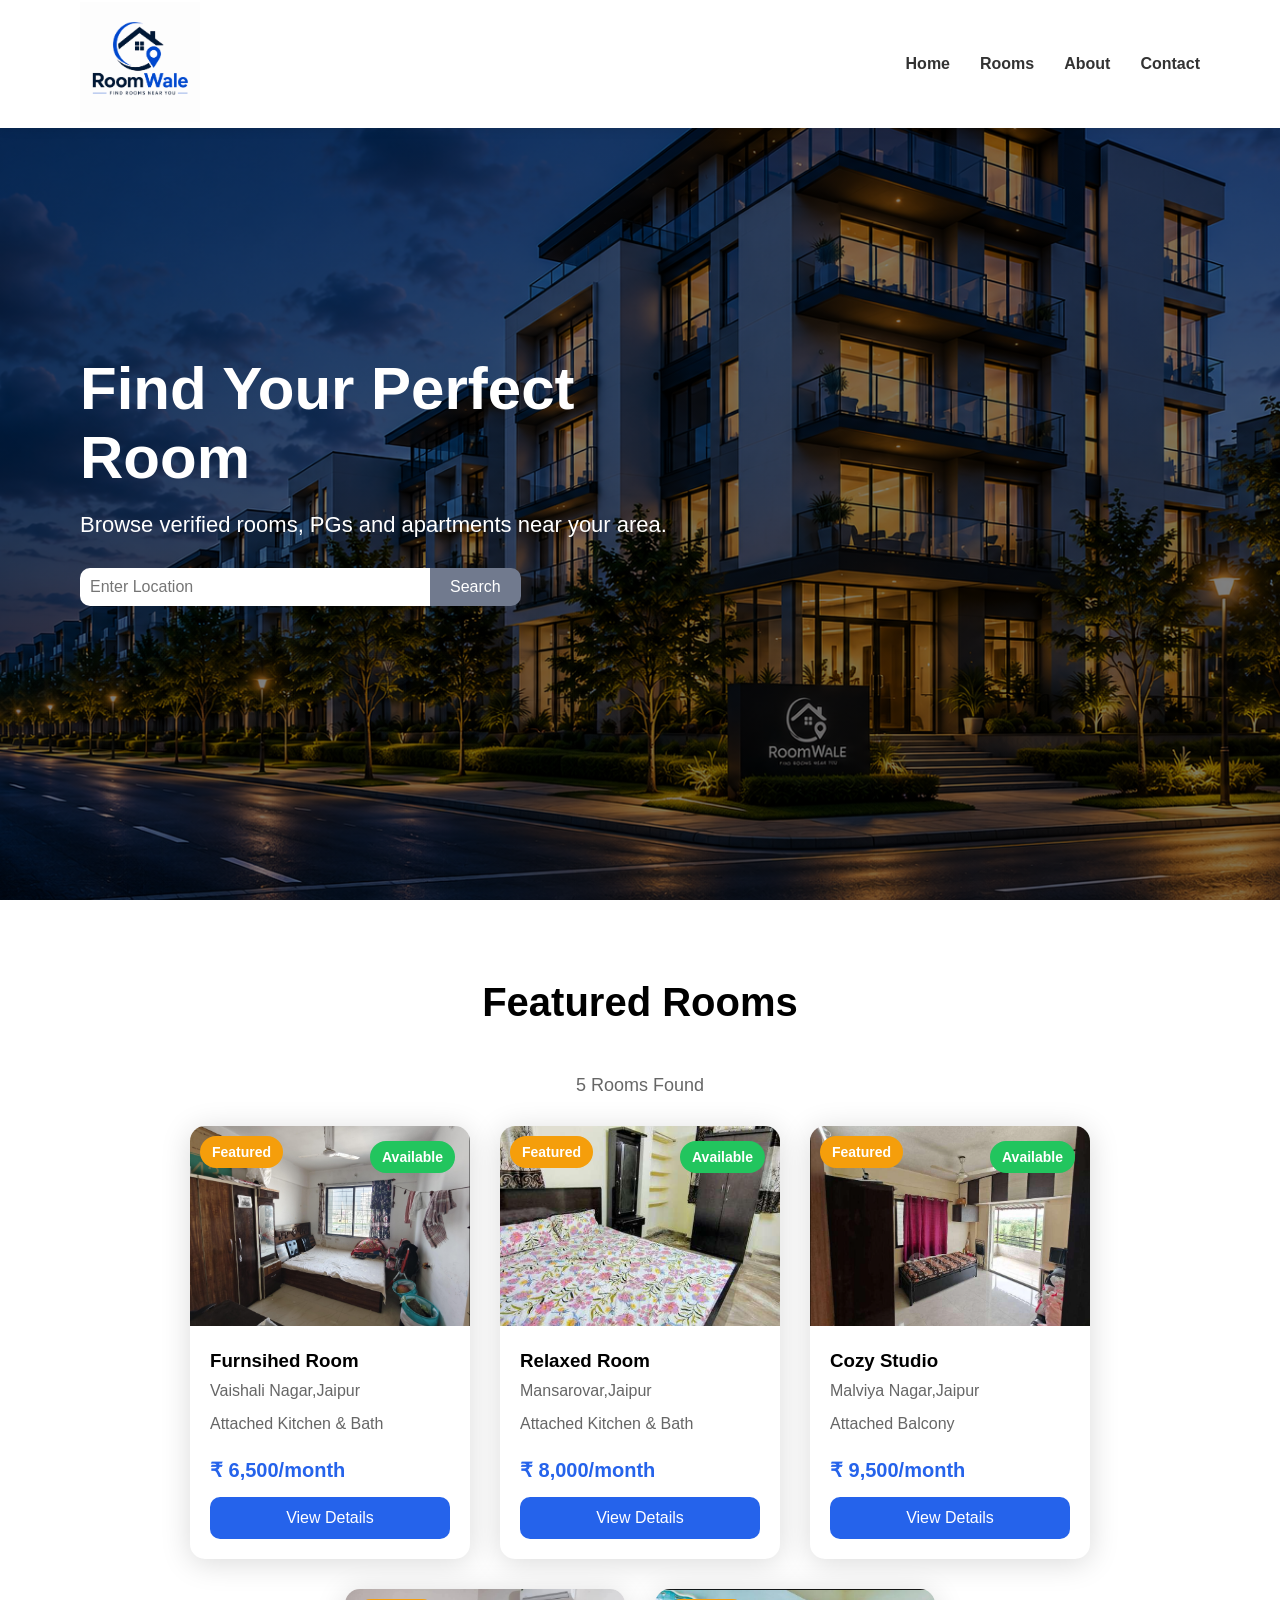
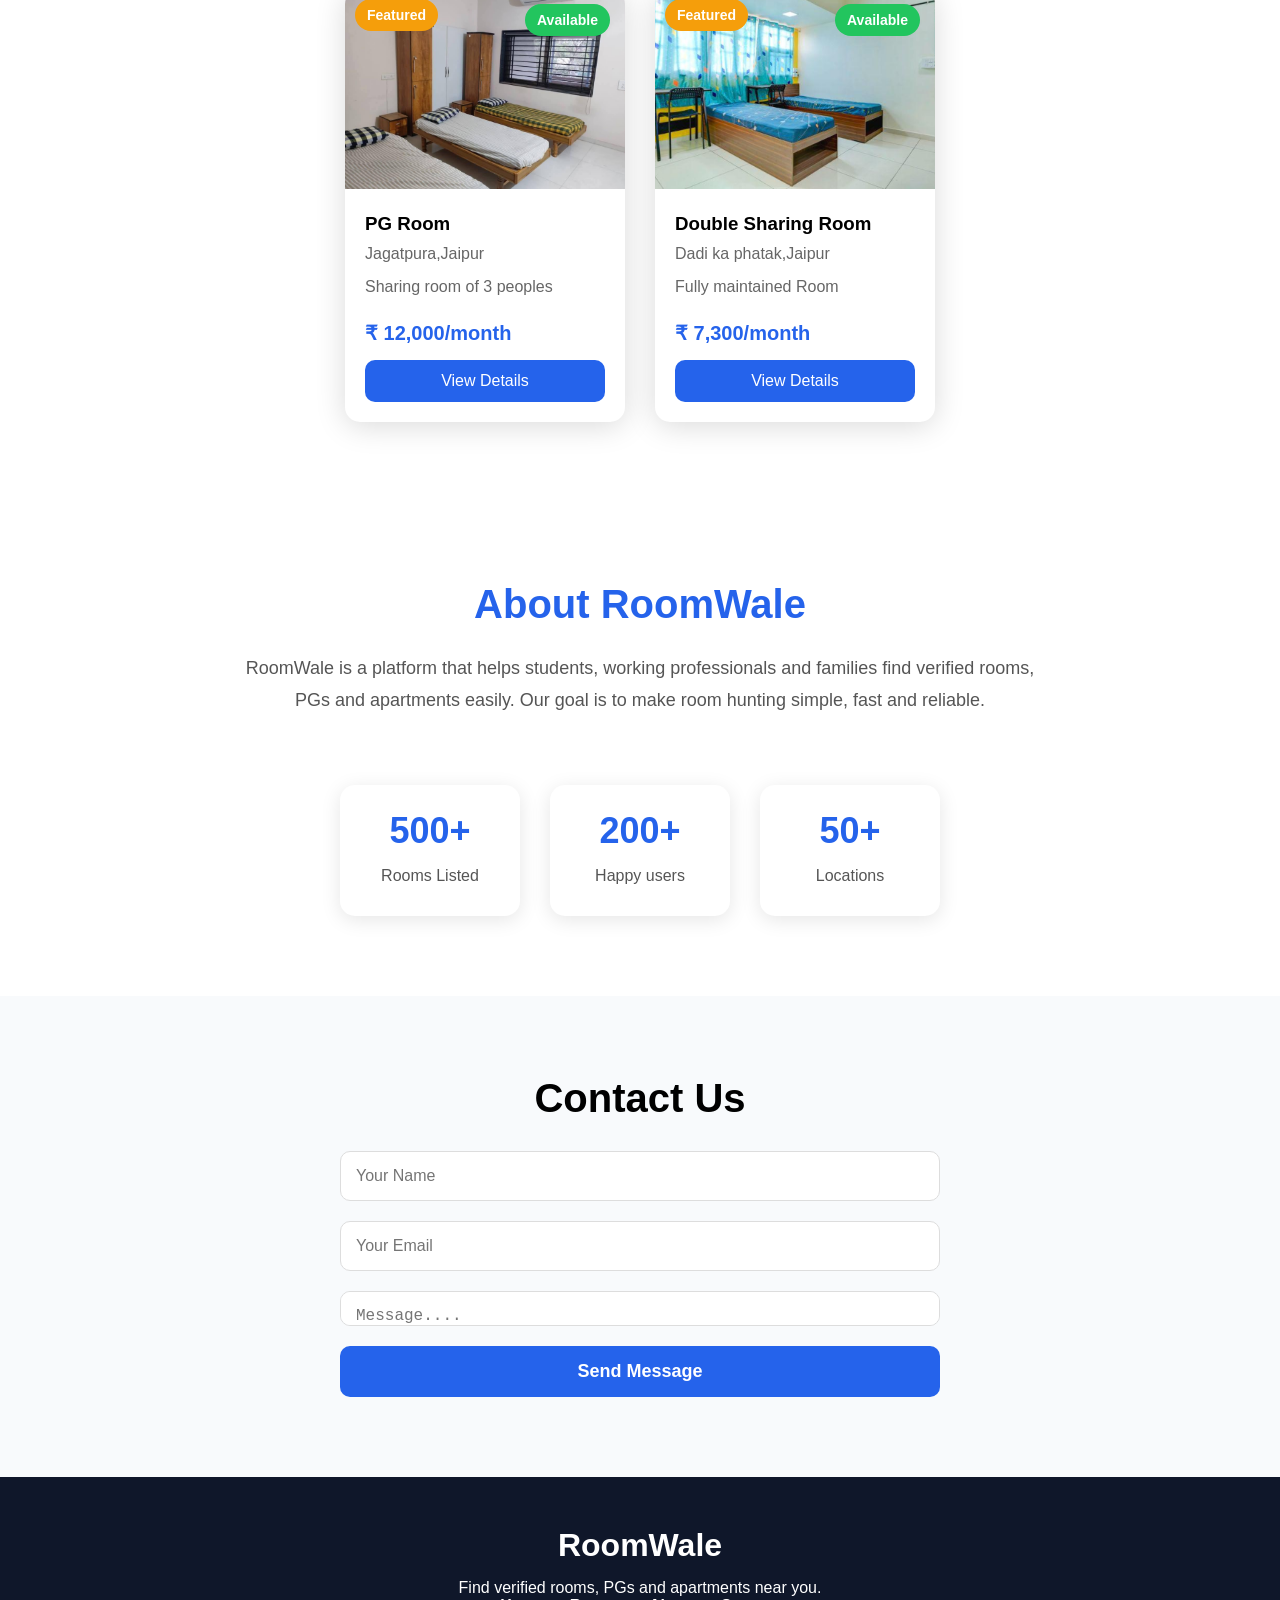
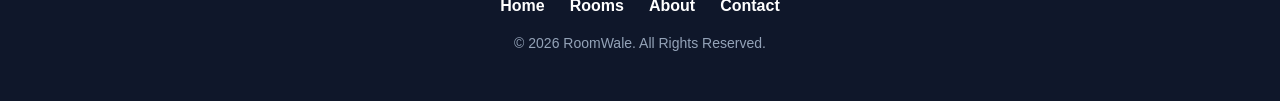
<file: index.html>
<!DOCTYPE html>
<html lang="en">
<head>
    <meta charset="UTF-8">
    <meta name="viewport" content="width=device-width, initial-scale=1.0">
    <title>RoomWale - Find Room  Near You</title>
    <link rel="stylesheet" href="style.css">
    <link rel="icon" href="Images/logo.png">
</head>
<body>
    <header>
        <nav>
            <div class = "logo">
                <img src ="Images/logo.png" alt= "RoomWale Logo">
            </div>
            <ul>
                <li> <a href="#home">Home</a> </li>
                <li> <a href="#rooms">Rooms</a> </li>
                <li> <a href="#about">About</a> </li>
                <li> <a href="#contact">Contact</a> </li>
            </ul>
        </nav>
    </header>

    <section id="home" class="hero"> 
            <div class="hero-content">

               <h1>Find Your Perfect Room</h1>

               <p>
                 Browse verified rooms, PGs and apartments near your area.
                </p>

                <div class = "search-box">
                    <input
                     type="text"
                     id="searchInput"
                     placeholder="Enter Location"
                     onkeyup="searchRooms()" />
                    <button onclick="searchRooms()" >Search</button>
                </div>

            </div>
    </section>

    <section id="rooms" class ="featured-rooms">
        <h2>Featured Rooms</h2>
        <p id="roomCount">5 Rooms Found</p>
        <div class="room-container">
            <div class="room-card" data-location="Vaishali Nagar">
                <div class="status available">
                Available
                </div>
                <div class="featured-tag">
                Featured
                </div>
                    
                    <img src="Images/Room1..png" alt="Room 1">
                    <div class="room-info">
                        <h3>Furnsihed Room</h3>
                        <p>Vaishali Nagar,Jaipur</p>
                        <p class ="features">Attached Kitchen & Bath</p>
                        <span>₹ 6,500/month</span>
                        <a href="pages/details.html?id=1" class="details-btn">
                        View Details
                        </a>
                    </div>
                </div>

                <div class="room-card" data-location="Mansarovar">
                    <div class="status available">
                    Available
                    </div>
                    <div class="featured-tag">
                    Featured
                    </div>
                   
                    <img src="Images/Room2.png" alt="Room 2">
                    <div class="room-info">
                         <h3>Relaxed Room</h3>
                        <p>Mansarovar,Jaipur</p>
                        <p>Attached Kitchen & Bath</p>
                        <span>₹ 8,000/month</span>
                        <a href="pages/details.html?id=2" class="details-btn">
                        View Details
                        </a>
                    </div>
                </div>
                

                <div class="room-card" data-location="Malviya Nagar">
                    <div class="status available">
                    Available
                    </div>
                    <div class="featured-tag">
                    Featured
                    </div>
                   
                    <img src="Images/Room3.png" alt="Room 3">
                    <div class="room-info">
                        <h3>Cozy Studio</h3>
                        <p>Malviya Nagar,Jaipur</p>
                        <p class ="features">Attached Balcony </p>
                        <span>₹ 9,500/month</span>
                        <a href="pages/details.html?id=3" class="details-btn">
                        View Details
                        </a>
                    </div>
                </div>

                <div class="room-card" data-location="Jagatpura">
                    <div class="status available">
                    Available
                    </div>
                    <div class="featured-tag">
                    Featured
                    </div>
                   
                    <img src="Images/Room4.png" alt="Room 4">
                    <div class="room-info">
                         <h3>PG Room</h3>
                        <p>Jagatpura,Jaipur</p>
                        <p class ="features">Sharing room of 3 peoples</p>
                        <span>₹ 12,000/month</span>
                        <a href="pages/details.html?id=4" class="details-btn">
                        View Details
                        </a>
                    </div> 
                </div>

               
                 <div class="room-card" data-location="Dadi ka phatak">
                    <div class="status available">
                    Available
                    </div>
                    <div class="featured-tag">
                    Featured
                    </div>
                  

                    <img src="Images/Room5.png" alt="Room 5" >
                    <div class="room-info">
                        <h3>Double Sharing Room</h3>
                        <p>Dadi ka phatak,Jaipur</p>
                        <p class ="features">Fully maintained Room</p>
                        <span>₹ 7,300/month</span>
                        <a href="pages/details.html?id=5" class="details-btn">
                        View Details
                        </a>
                    </div>
               
            </div>
        </div>


    </section>

    <section class="about" id="about">

    <h2>About RoomWale</h2>

    <p>
        RoomWale is a platform that helps students,
        working professionals and families find
        verified rooms, PGs and apartments easily.

        Our goal is to make room hunting simple,
        fast and reliable.
    </p><br>

    <div class="about-stats">
        <div class="stat-box">
            <h3>500+</h3>
            <p>Rooms Listed</p>
        </div>
        <div class="stat-box">
            <h3>200+</h3>
            <p>Happy users</p>
        </div>
        <div class="stat-box">
            <h3>50+</h3>
            <p>Locations</p>
        </div>
    </div>

</section>

    <section id="contact" class="contact">
        <h2>Contact Us</h2>
        <form class="contact-form">
            <input type="text" id="name" placeholder="Your Name">
            <input type="email" id="email" placeholder="Your Email">
            <textarea id="message" placeholder="Message...."></textarea>
            <button type="submit" onclick="sendMessage()">Send Message</button>
        </form>
    </section>
        


    <script src="script.js"></script>

    <footer class="footer">
        <div class="footer-content">
            <h3>RoomWale</h3>
            <p>Find verified rooms, PGs and apartments near you. </p>
        
            <div class="footer-links">
                <a href="#">Home</a>
                <a href="#">Rooms</a>
                <a href="#">About</a>
                <a href="#">Contact</a>
            </div>
            <p class="copyright"> © 2026 RoomWale. All Rights Reserved.</p>
        </div>
        </footer>

</body>
</html>
</file>
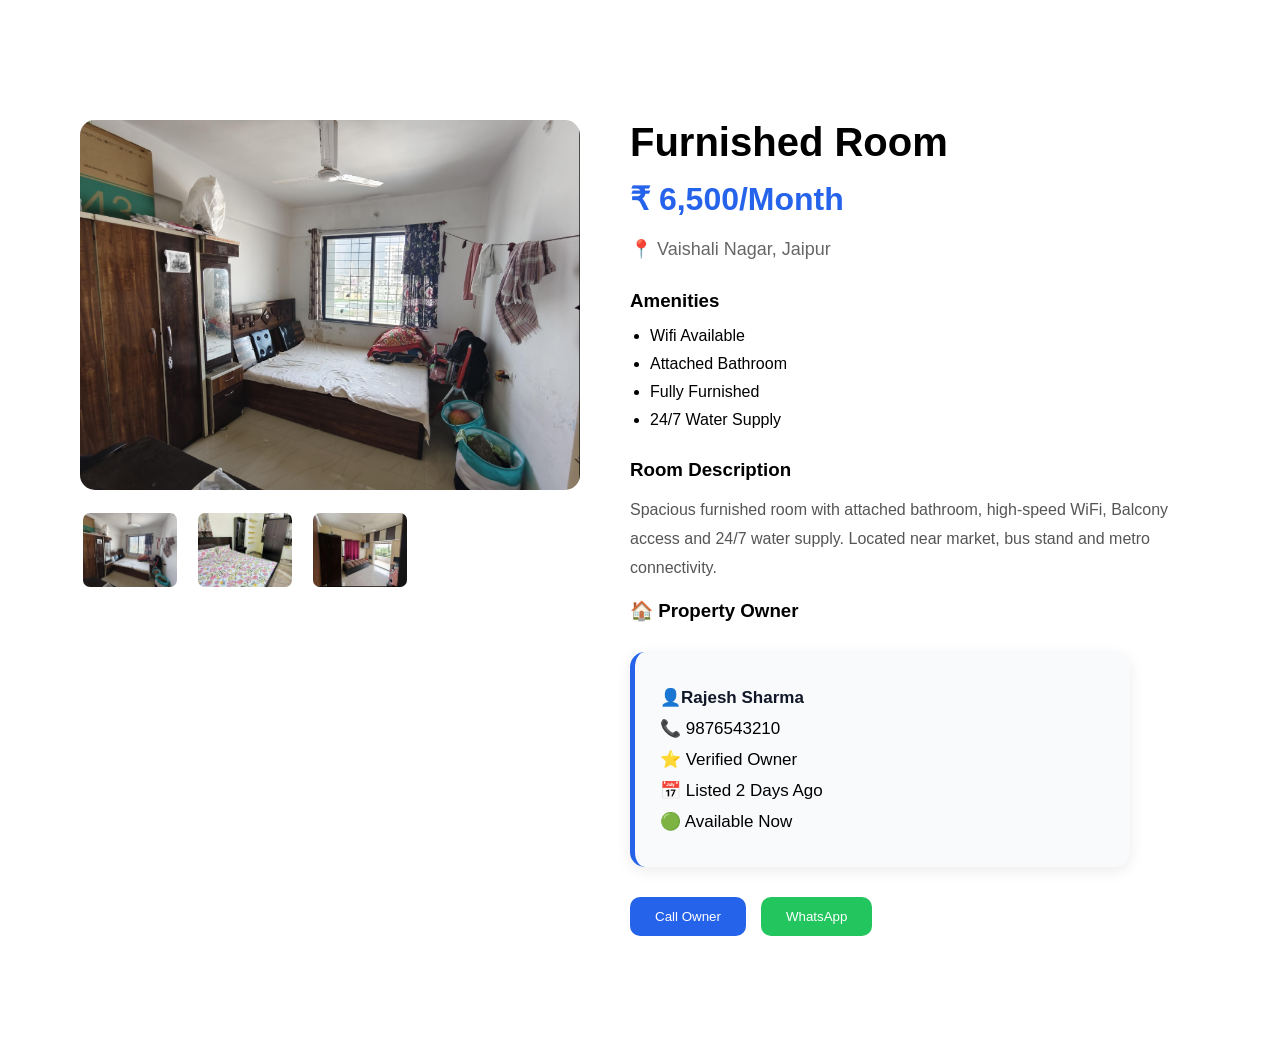
<file: pages/details.html>
<!DOCTYPE html>
<html lang="en">
<head>
    <meta charset="UTF-8">
    <meta name="viewport" content="width=device-width, initial-scale=1.0">
    <title>Document</title>
    <link rel="stylesheet" href="../style.css">
</head>
<body>
    <section class="details-page">
        <div class="details-container">
            <div class="details-image">

                 <img class="main-image" id="mainImage" src="../Images/Room1..png" alt="Room">

                <div class="gallery">
                <img src="../Images/Room1..png" onclick="changeImage(this.src)" alt="Room">
                <img src="../Images/Room2.png"  onclick="changeImage(this.src)"  alt="Room">
                <img src="../Images/Room3.png"  onclick="changeImage(this.src)"  alt="Room">
            </div>

            </div>

            <div class="details-info">
                <h1 id="roomTitle">Furnished Room</h1>
                <h2 id="roomPrice">₹ 6,500/Month</h2>
                <p class="location" id="roomLocation">
                    📍 Vaishali Nagar, Jaipur
                </p>

                <h3>Amenities</h3>
                <ul class="amenities">
                    <li>Wifi Available</li>
                    <li>Attached Bathroom</li>
                    <li>Fully Furnished</li>
                    <li>24/7 Water Supply</li>
                </ul>

                <h3>Room Description</h3>
                <p class="description">
                    Spacious furnished room with attached bathroom, high-speed WiFi, Balcony access and 24/7 water supply. Located near market, bus stand and metro connectivity.
                </p>
                <br>
                <h3>🏠 Property Owner</h3>
                <div class="owner-card">
                <p class="owner-name">👤Rajesh Sharma</p>
                <p>📞 9876543210</p>
                <p>⭐ Verified Owner</p>
                <p>📅 Listed 2 Days Ago</p>
                <p>🟢 Available Now</p>
                </div>

                <div class="contact-buttons">
                    <button class="call-btn">
                        Call Owner
                    </button>
                    <button class="whatsapp-btn">
                        WhatsApp
                    </button>
                </div>

            </div>
        </div>

    </section>
<script src="details.js"></script>
</body>
</html>
</file>
<file: style.css>
html{
    scroll-behavior: smooth;
}
*{
    margin:0;
    padding:0;
    box-sizing: border-box;
}
body{
    font-family: 'Arial', sans-serif;
}
nav{
    display:flex;
    justify-content: space-between;
    align-items: center;

    padding:2px 80px;
    background-color: white;
}

.logo img{
    height: 120px;

}

nav ul{
    display:flex;
    list-style: none;
    gap: 30px;
}

nav ul li a{
    text-decoration: none;
    color: #333;
    
    font-weight: bold;
    transition: 0.3s;
}

nav ul li a:hover{
    color: #2563eb;
}

/* .hero{
    min-height:100vh;
    background-image: url("images/Banner\ image.png");
    background-size: cover;
    background-position: center;
    display: flex;
    align-items: center;
    padding-left: 80px;
} */
.hero-content{
   width: 650px;
}

.hero-content h1{
    font-size: 60px;
    color: white;
    margin-bottom: 20px;
}

.hero-content p{
    font-size: 22px;
    color: white;
    margin-bottom: 30px;
}

.search-box{
    display: flex;
    width: 600px;
    gap: 0px;
}

.search-box input{
    padding: 10px;
    width: 350px;
    border: none;
    border-radius: 10px 0 0 10px;
    outline: none;
    font-size: 16px;
}

.search-box button{
    padding: 10px 20px;
    border: none;
    background-color: #717a8e;
    color: white;
    font-size: 16px;
    border-radius: 0 10px 10px 0;
    cursor: pointer;

}

.search-box button:hover{
    background-color:burlywood;
}

.hero{
    min-height :100vh;
    background:
    linear-gradient(rgba(0,0,0,0.5),rgba(0,0,0,0.5)),
    url("Images/banner\ image.png");

    background-size: cover;
    background-position: center;

    display: flex;
    align-items: center;
    padding-left: 80px;
}

header{
    position:fixed;
    width:100%;
    top:0;
    z-index: 1000;
    background: white;;

    box-shadow: 0 2px 10px rgba(0,0,0,0.08);
}

.hero-content{
    margin-top:60px
}


.room-container{
    display:flex;
    justify-content:center;
        gap:30px;
    flex-wrap:wrap;
   
    
    
}

.featured-rooms{
    padding:80px;
    
}

.featured-rooms h2{
    text-align: center;
    font-size: 40px;
    margin-bottom:50px;
}

.room-card{
    width: 280px;
    background: white;
    border-radius:15px;
    overflow:hidden;
    box-shadow:0 4px 30px rgba(0,0,0,0.15);
    transition: 0.3s;
    position: relative;
    
}

.room-card:hover{
    transform: translateY(-10px);
    box-shadow: 0 10px 30px rgba(0,0,0,0,15);
}

.room-card img{
    width:100%;
    height:200px;
    object-fit:cover;
}

.room-info{
    padding:20px;
}

.room-info h3{
    margin-bottom: 10px;
}

.room-info p{
    color:#666;
    margin-bottom: 15px;
}

.room-info span {
    color:#2563eb;
    font-weight: bold;
    font-size: 20px;
    display: inline-block;
    margin-top: 10px;
}

.details-btn{
    display: block;
    text-align: center;
    text-decoration: none;
    margin-top: 15px;
    width: 100%;
    padding: 12px;
    border:none;
    border-radius: 10px;
    background: #2563eb;
    color: white;
    font-size: 16px;
    cursor:pointer;
}

.details-btn:hover{
    background-color: #0f3291;
}

.status{
    position: absolute;
    top: 15px;
    right:15px;
    z-index: 2;
    padding: 8px 12px;
    border-radius:20px;
    font-size: 14px;
    color: white;
    font-weight:bold;
}

.available{
    background-color: #22c55e;
}

.featured-tag{
    position: absolute;
    top: 10px;
    left: 10px;
    background: #f59e0b;
    color:white;
    padding: 8px 12px;
    border-radius:20px;
    font-size: 14px;
    font-weight: bold;

}

.details-container{
    display: flex;
    gap: 50px;
    padding: 120px 80px;
    align-items: flex-start;
}

.main-image {
    width: 500px;
    border-radius:15px;
    display: block;
}

.details-info{
    flex: 1;
}

.details-info h1{
    font-size: 40px;
    margin-bottom: 15px;
}

.details-info h2{
    color: #2563eb;
    margin-bottom: 20px;
    font-size: 32px;
}

.location{
    font-size:18px;
    color: #666;
    margin-bottom: 30px;
}

.amenities{
    margin-top:15px;
    margin-bottom: 30px;
    padding-left: 20px;
}

.amenities li{
    margin-bottom: 10px;
}

.contact-buttons{
    display: flex;
    gap: 15px;
    margin-top: 30px;
}

.call-btn{
    padding: 12px 25px;
    border:none;
    border-radius: 10px;
    background: #2563eb;
    color: white;
    cursor: pointer;
}

.whatsapp-btn{
    padding: 12px 25px;
    border:none;
    border-radius: 10px;
    background: #22c55e;
    color: white;
    cursor: pointer;
}

.owner-card{
    margin-top: 30px;
    padding: 25px;
    background: #f8fafc;
    border-radius: 15px;
    border-left: 5px solid #2563eb;
    box-shadow: 0 4px 15px rgba(0,0,0,0.08);
    max-width: 500px;
}

.owner-card h3{
    margin-bottom: 15px;
    color: #2563eb;
    font-size: 22px;
}

.owner-name{
    font-size: 22px;
    font-weight: bold;
    color:#111827;
}

.owner-card p{
    margin: 10px 0;
    font-size: 17px;
}

.description{
    margin-top: 15px;
    line-height: 1.8;
    color: #555;
}

.gallery{
display: flex;
gap: 15px;
margin-top: 20px;
}

.gallery img {
    width:100px;
    height: 80px;
    object-fit: cover;
    border-radius: 10px;
    cursor: pointer;
    transition: 0.3s;
    border: 3px solid transparent;
}

.gallery img:hover{
    border-color:#2563eb;
    transform: scale(1.05);
}

#roomCount{
    text-align:center;
    margin-bottom:30px;
    font-size:18px;
    color:#666;
}

.about{
    padding: 80px 20px;
    text-align: center;
    background: white;
}

.about h2{
    font-size:40px;
    margin-bottom: 25px;
    color: #2563eb;
}

.about p{
    max-width: 800px;
    margin: auto;
    font-size: 18px;
    line-height: 1.8;
    color:#555;
}

.about-stats{
    display: flex;
    justify-content: center;
    gap: 30px;
    margin-top: 50px;
    flex-wrap: wrap;
}

.stat-box{
    background: white;
    padding: 25px 40px;
    border-radius: 15px;
    box-shadow:0 4px 20px rgba(0,0,0,0.1);
    transition: 0.3s;
    min-width: 180px;
}

.stat-box:hover{
    transform: translateY(-8px);
}

.stat-box h3{
    font-size: 36px;
    color: #2563eb;
    margin-bottom: 10px;
}

.stat-box p{
    color: #555;
    font-size: 16px;
}

.contact{
    padding: 80px 20px;
    background: #f8fafc;
    text-align: center;
}

.contact h2{
    font-size: 40px;
    margin-bottom: 30px;
}

.contact-form {
    max-width: 600px;
    margin: auto;

    display: flex;
    flex-direction: column;
    gap: 20px;
}

.contact-form input,
.contact-form textarea{
    padding: 15px;
    border:1px solid #ddd;
    border-radius: 10px;
    font-size: 16px;
    outline: none;
}

.contact-form textarea{
    height: 35px;
    resize: none;
   
}

.contact-form button{
    padding: 15px;
    background: #2563eb;
    color: white;
    border: none;
    border-radius: 10px;
    cursor: pointer;
    font-size: 18px;
    font-weight: bold;
}

.contact-form button:hover{
    background: #0f3291;
}

@media(max-width:768px){
    nav{
        padding: 15px 20px;
    }
    .logo img{
        height: 80px;
    }
    nav ul{
        gap: 15px;
    }
    .hero{
        padding:20px;
        text-align: center;
    }
    .hero-content{
        width:100%;
    }
    .hero-content h1{
        font-size: 45px;
    }
    .hero-content p{
        font-size:18px;
    }
}

.footer{
    background: #0f172a;
    color: white;
    padding: 50px 20px;
    text-align: center;
}

.footer h3{
    font-size: 32px;
    margin-bottom: 15px;
}

.footer-links{
    display: flex;
    justify-content: center;
    gap: 25px;
    margin-bottom: 20px;
}

.footer-links a{
    color: white;
    text-decoration: none;
    font-weight: bold;
}

.footer-links a:hover{
    color: #60a5fa;
}

.copyright{
    font-size: 14px;
    color:#94a3b8;
}
</file>
